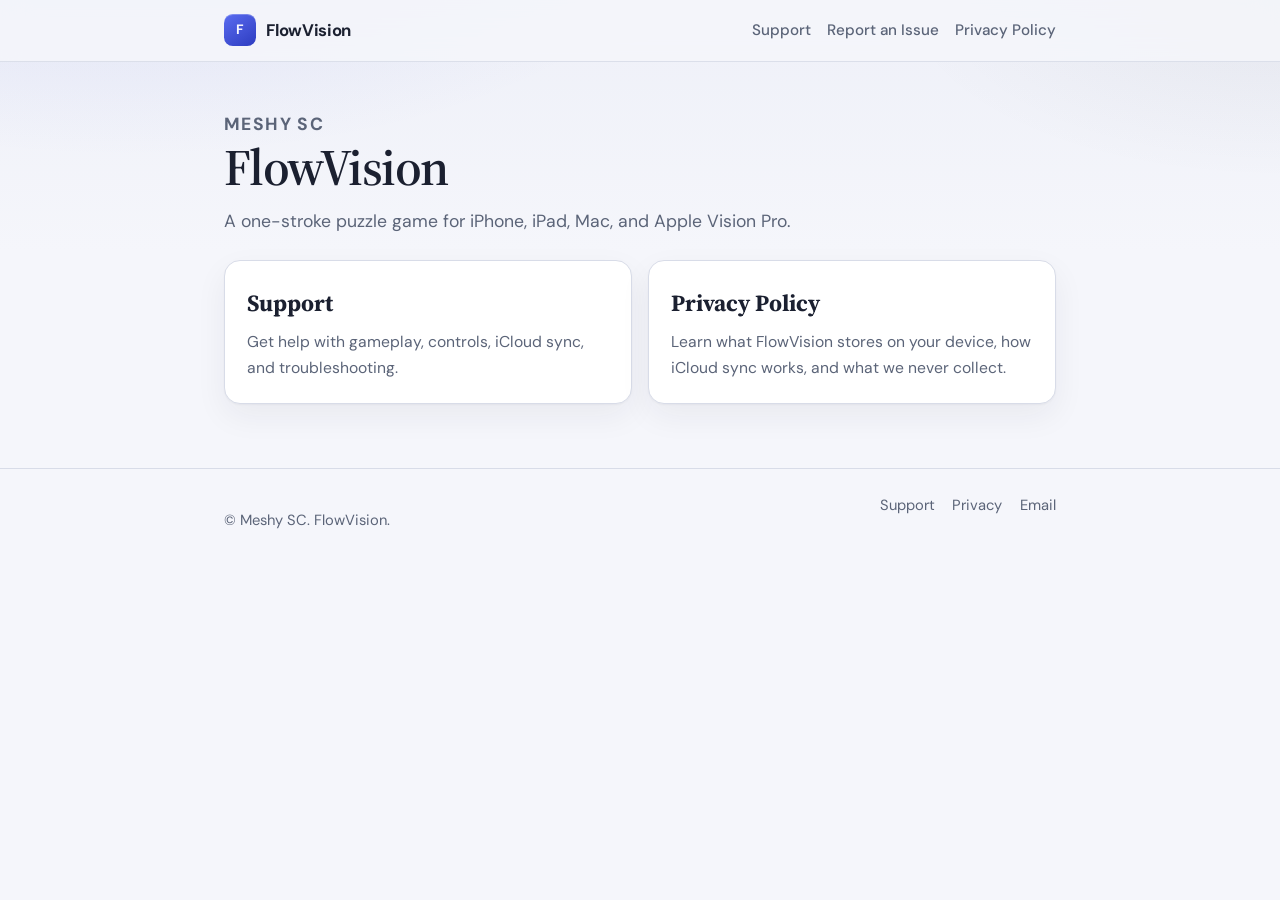
<file: docs/index.html>
<!DOCTYPE html>
<html lang="en">
<head>
  <meta charset="utf-8">
  <meta name="viewport" content="width=device-width, initial-scale=1">
  <title>FlowVision</title>
  <meta name="description" content="Support and privacy information for FlowVision, a one-stroke puzzle game by Meshy SC.">
  <link rel="preconnect" href="https://fonts.googleapis.com">
  <link rel="preconnect" href="https://fonts.gstatic.com" crossorigin>
  <link href="https://fonts.googleapis.com/css2?family=DM+Sans:ital,opsz,wght@0,9..40,400;0,9..40,500;0,9..40,700;1,9..40,400&family=Source+Serif+4:opsz,wght@8..60,600&display=swap" rel="stylesheet">
  <link rel="stylesheet" href="styles.css">
</head>
<body>
  <header class="site-header">
    <div class="header-inner">
      <a class="brand" href="./">
        <span class="brand-mark" aria-hidden="true">F</span>
        <span>FlowVision</span>
      </a>
      <nav class="nav" aria-label="Primary">
        <a href="support/">Support</a>
        <a href="https://github.com/Meshy-SC/FlowVision/issues/new">Report an Issue</a>
        <a href="privacy/">Privacy Policy</a>
      </nav>
    </div>
  </header>

  <main>
    <section class="hero">
      <p class="eyebrow">Meshy SC</p>
      <h1>FlowVision</h1>
      <p>A one-stroke puzzle game for iPhone, iPad, Mac, and Apple Vision Pro.</p>
    </section>

    <div class="card-grid">
      <a class="card" href="support/">
        <h2>Support</h2>
        <p>Get help with gameplay, controls, iCloud sync, and troubleshooting.</p>
      </a>
      <a class="card" href="privacy/">
        <h2>Privacy Policy</h2>
        <p>Learn what FlowVision stores on your device, how iCloud sync works, and what we never collect.</p>
      </a>
    </div>
  </main>

  <footer class="site-footer">
    <div class="footer-inner">
      <p>© Meshy SC. FlowVision.</p>
      <div class="footer-links">
        <a href="support/">Support</a>
        <a href="privacy/">Privacy</a>
        <a href="mailto:davinci.dalhi@gmail.com">Email</a>
      </div>
    </div>
  </footer>
</body>
</html>
</file>
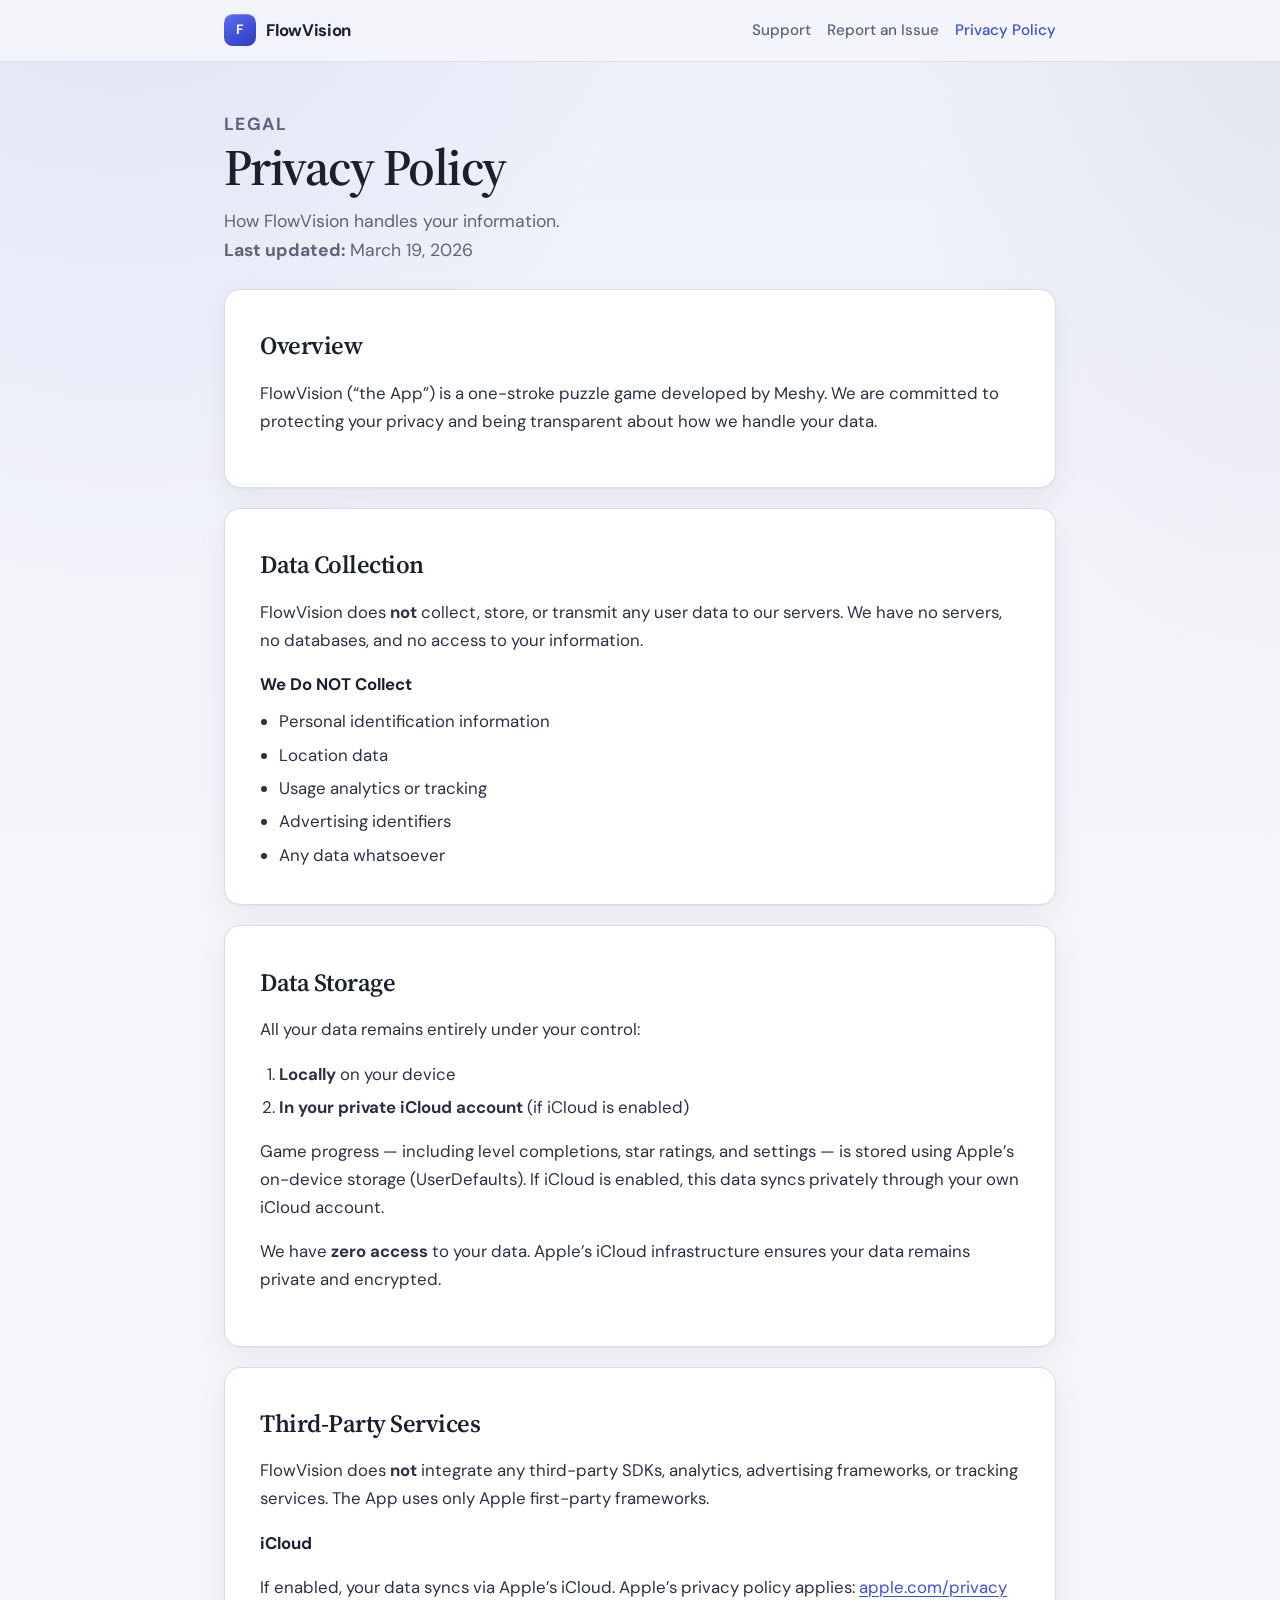
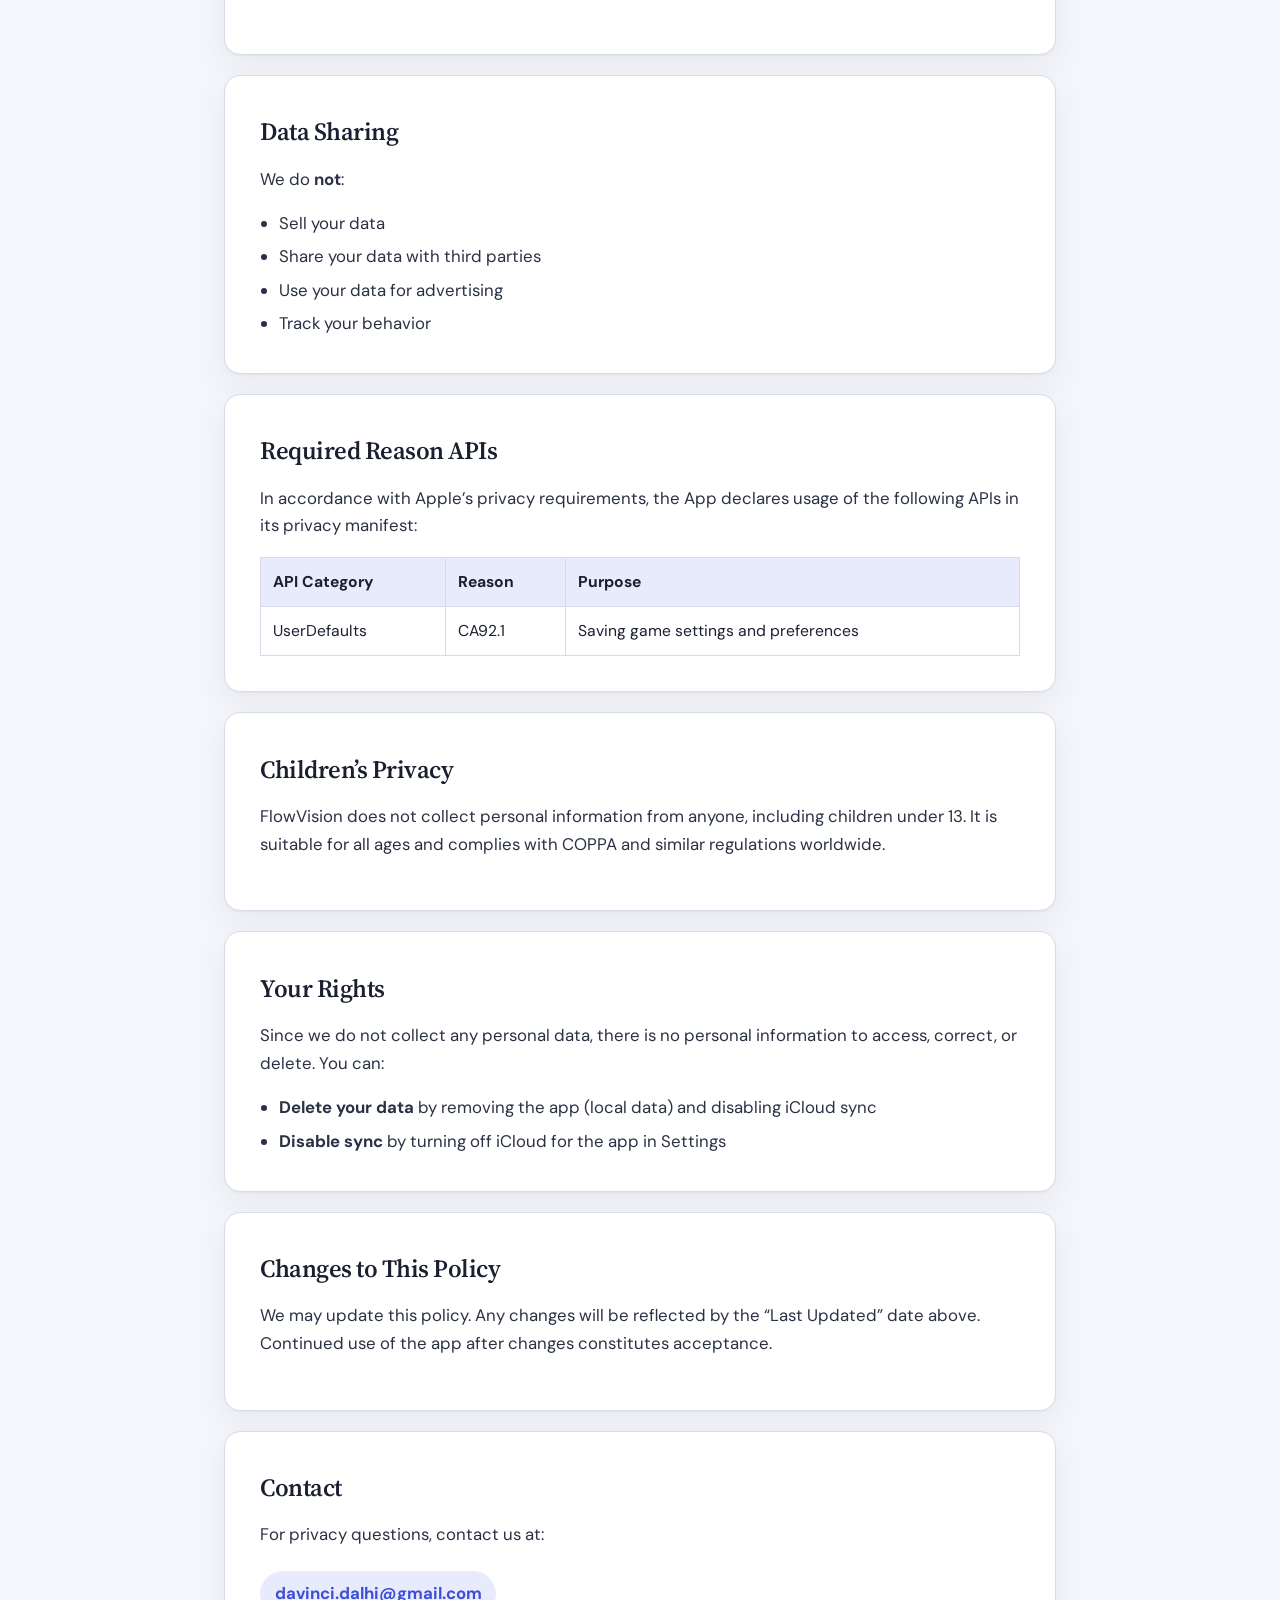
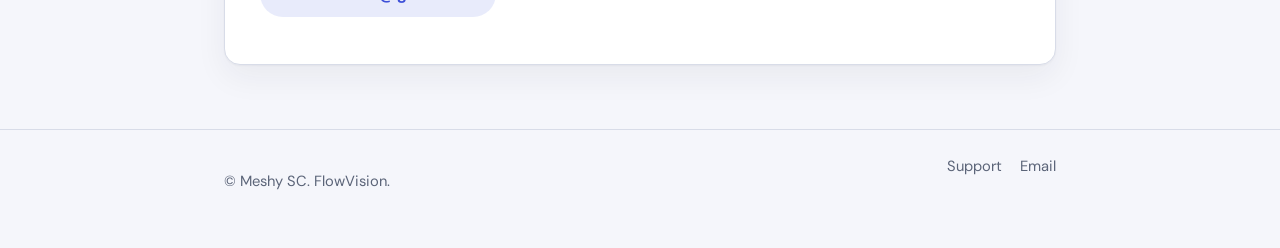
<file: docs/privacy/index.html>
<!DOCTYPE html>
<html lang="en">
<head>
  <meta charset="utf-8">
  <meta name="viewport" content="width=device-width, initial-scale=1">
  <title>Privacy Policy · FlowVision</title>
  <meta name="description" content="Privacy Policy for FlowVision. Learn what data the app stores, how iCloud sync works, and what we never collect.">
  <link rel="preconnect" href="https://fonts.googleapis.com">
  <link rel="preconnect" href="https://fonts.gstatic.com" crossorigin>
  <link href="https://fonts.googleapis.com/css2?family=DM+Sans:ital,opsz,wght@0,9..40,400;0,9..40,500;0,9..40,700;1,9..40,400&family=Source+Serif+4:opsz,wght@8..60,600&display=swap" rel="stylesheet">
  <link rel="stylesheet" href="../styles.css">
</head>
<body>
  <header class="site-header">
    <div class="header-inner">
      <a class="brand" href="../">
        <span class="brand-mark" aria-hidden="true">F</span>
        <span>FlowVision</span>
      </a>
      <nav class="nav" aria-label="Primary">
        <a href="../support/">Support</a>
        <a href="https://github.com/Meshy-SC/FlowVision/issues/new">Report an Issue</a>
        <a href="./" aria-current="page">Privacy Policy</a>
      </nav>
    </div>
  </header>

  <main>
    <section class="hero">
      <p class="eyebrow">Legal</p>
      <h1>Privacy Policy</h1>
      <p>How FlowVision handles your information.</p>
      <p class="meta"><strong>Last updated:</strong> March 19, 2026</p>
    </section>

    <div class="content">
      <section class="panel">
        <h2>Overview</h2>
        <p>FlowVision (“the App”) is a one-stroke puzzle game developed by Meshy. We are committed to protecting your privacy and being transparent about how we handle your data.</p>
      </section>

      <section class="panel">
        <h2>Data Collection</h2>
        <p>FlowVision does <strong>not</strong> collect, store, or transmit any user data to our servers. We have no servers, no databases, and no access to your information.</p>
        <h3>We Do NOT Collect</h3>
        <ul>
          <li>Personal identification information</li>
          <li>Location data</li>
          <li>Usage analytics or tracking</li>
          <li>Advertising identifiers</li>
          <li>Any data whatsoever</li>
        </ul>
      </section>

      <section class="panel">
        <h2>Data Storage</h2>
        <p>All your data remains entirely under your control:</p>
        <ol>
          <li><strong>Locally</strong> on your device</li>
          <li><strong>In your private iCloud account</strong> (if iCloud is enabled)</li>
        </ol>
        <p>Game progress — including level completions, star ratings, and settings — is stored using Apple’s on-device storage (UserDefaults). If iCloud is enabled, this data syncs privately through your own iCloud account.</p>
        <p>We have <strong>zero access</strong> to your data. Apple’s iCloud infrastructure ensures your data remains private and encrypted.</p>
      </section>

      <section class="panel">
        <h2>Third-Party Services</h2>
        <p>FlowVision does <strong>not</strong> integrate any third-party SDKs, analytics, advertising frameworks, or tracking services. The App uses only Apple first-party frameworks.</p>
        <h3>iCloud</h3>
        <p>If enabled, your data syncs via Apple’s iCloud. Apple’s privacy policy applies: <a href="https://www.apple.com/privacy/">apple.com/privacy</a></p>
      </section>

      <section class="panel">
        <h2>Data Sharing</h2>
        <p>We do <strong>not</strong>:</p>
        <ul>
          <li>Sell your data</li>
          <li>Share your data with third parties</li>
          <li>Use your data for advertising</li>
          <li>Track your behavior</li>
        </ul>
      </section>

      <section class="panel">
        <h2>Required Reason APIs</h2>
        <p>In accordance with Apple’s privacy requirements, the App declares usage of the following APIs in its privacy manifest:</p>
        <div class="table-wrap">
          <table>
            <thead>
              <tr>
                <th>API Category</th>
                <th>Reason</th>
                <th>Purpose</th>
              </tr>
            </thead>
            <tbody>
              <tr>
                <td>UserDefaults</td>
                <td>CA92.1</td>
                <td>Saving game settings and preferences</td>
              </tr>
            </tbody>
          </table>
        </div>
      </section>

      <section class="panel">
        <h2>Children’s Privacy</h2>
        <p>FlowVision does not collect personal information from anyone, including children under 13. It is suitable for all ages and complies with COPPA and similar regulations worldwide.</p>
      </section>

      <section class="panel">
        <h2>Your Rights</h2>
        <p>Since we do not collect any personal data, there is no personal information to access, correct, or delete. You can:</p>
        <ul>
          <li><strong>Delete your data</strong> by removing the app (local data) and disabling iCloud sync</li>
          <li><strong>Disable sync</strong> by turning off iCloud for the app in Settings</li>
        </ul>
      </section>

      <section class="panel">
        <h2>Changes to This Policy</h2>
        <p>We may update this policy. Any changes will be reflected by the “Last Updated” date above. Continued use of the app after changes constitutes acceptance.</p>
      </section>

      <section class="panel" id="contact">
        <h2>Contact</h2>
        <p>For privacy questions, contact us at:</p>
        <a class="email" href="mailto:davinci.dalhi@gmail.com">davinci.dalhi@gmail.com</a>
      </section>
    </div>
  </main>

  <footer class="site-footer">
    <div class="footer-inner">
      <p>© Meshy SC. FlowVision.</p>
      <div class="footer-links">
        <a href="../support/">Support</a>
        <a href="mailto:davinci.dalhi@gmail.com">Email</a>
      </div>
    </div>
  </footer>
</body>
</html>
</file>
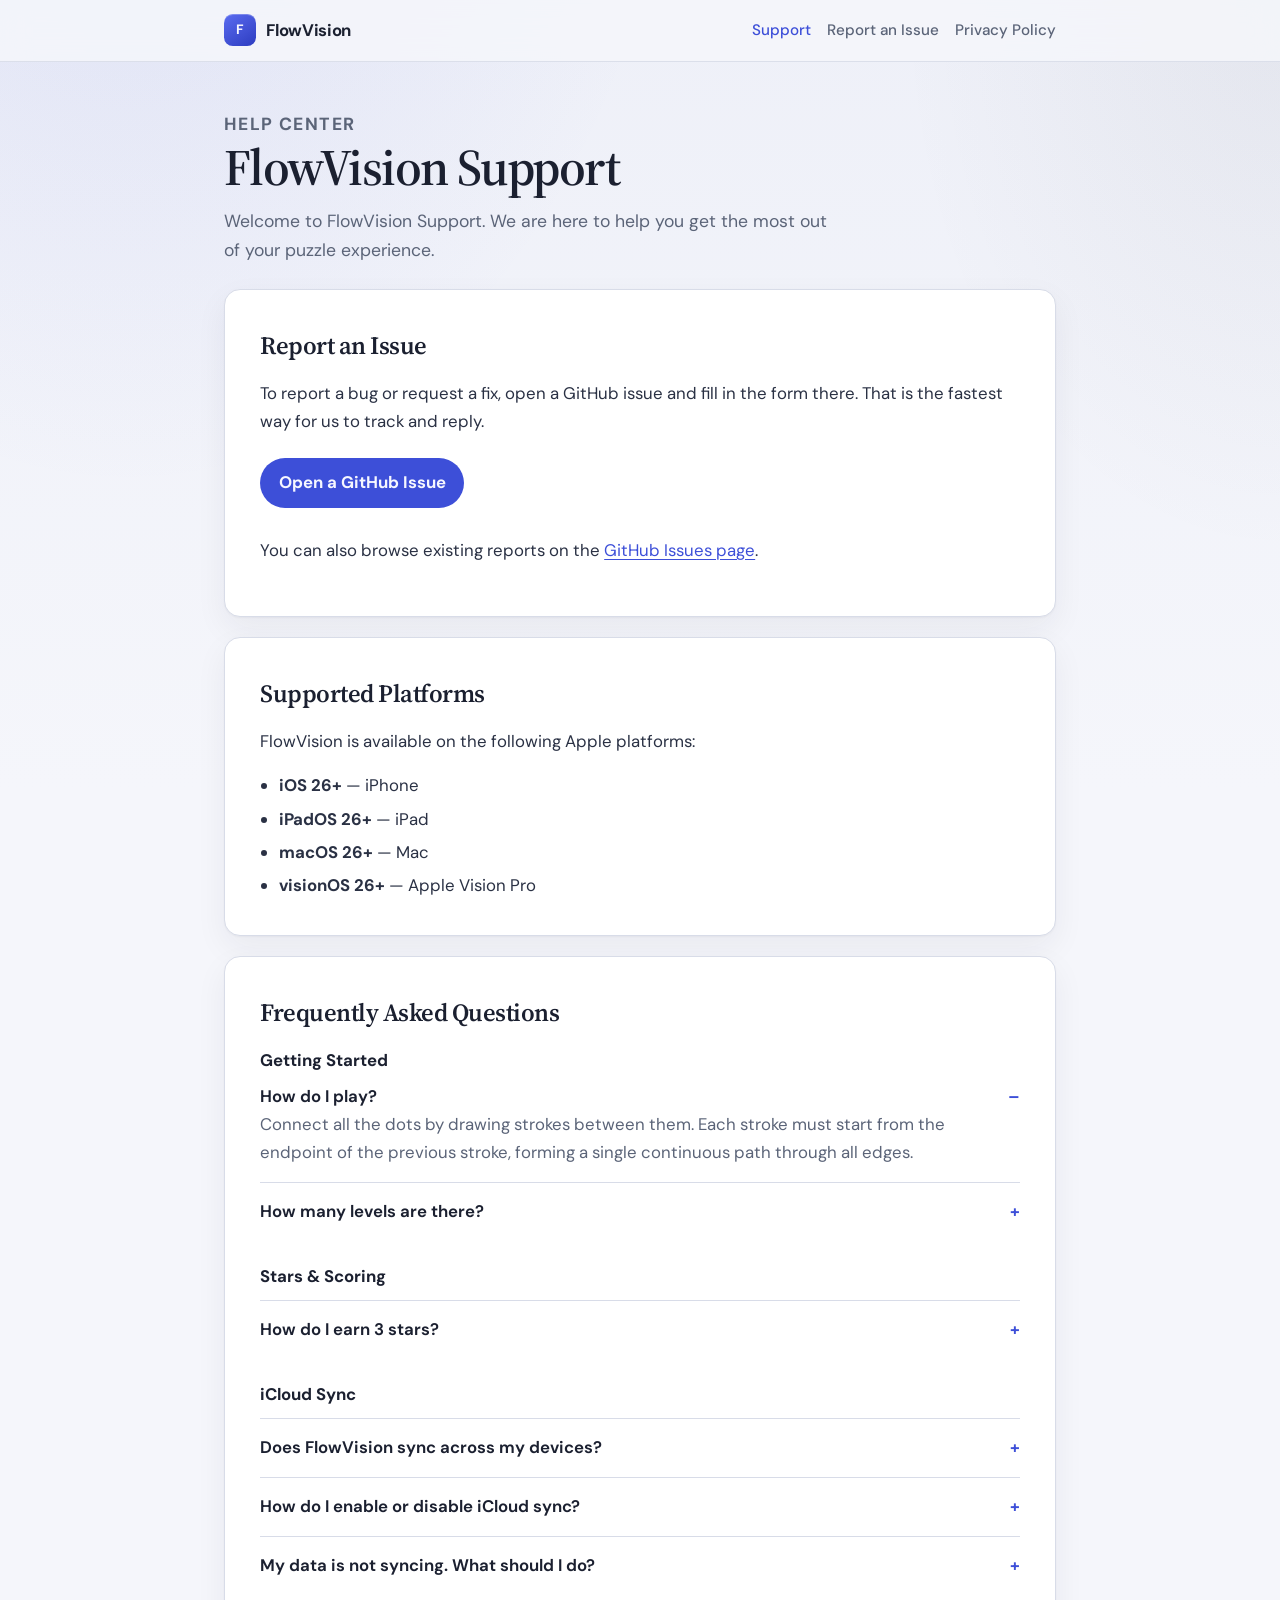
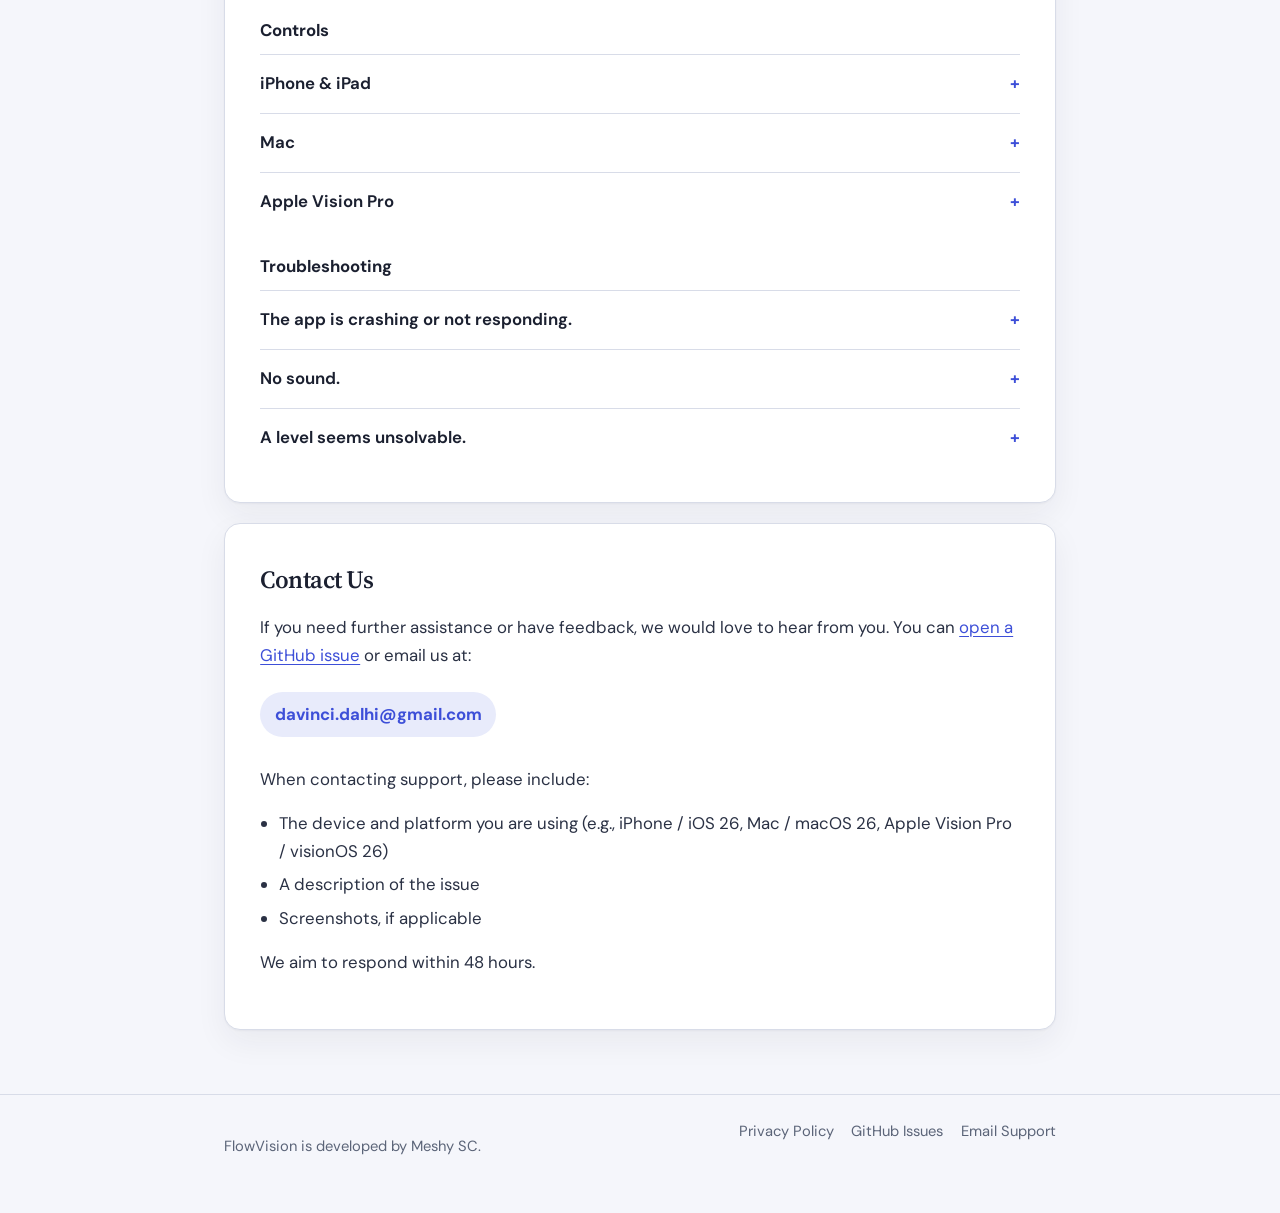
<file: docs/support/index.html>
<!DOCTYPE html>
<html lang="en">
<head>
  <meta charset="utf-8">
  <meta name="viewport" content="width=device-width, initial-scale=1">
  <title>Support · FlowVision</title>
  <meta name="description" content="Get help with FlowVision: contact support, learn the controls, and find answers to common questions.">
  <link rel="preconnect" href="https://fonts.googleapis.com">
  <link rel="preconnect" href="https://fonts.gstatic.com" crossorigin>
  <link href="https://fonts.googleapis.com/css2?family=DM+Sans:ital,opsz,wght@0,9..40,400;0,9..40,500;0,9..40,700;1,9..40,400&family=Source+Serif+4:opsz,wght@8..60,600&display=swap" rel="stylesheet">
  <link rel="stylesheet" href="../styles.css">
</head>
<body>
  <header class="site-header">
    <div class="header-inner">
      <a class="brand" href="../">
        <span class="brand-mark" aria-hidden="true">F</span>
        <span>FlowVision</span>
      </a>
      <nav class="nav" aria-label="Primary">
        <a href="./" aria-current="page">Support</a>
        <a href="https://github.com/Meshy-SC/FlowVision/issues/new">Report an Issue</a>
        <a href="../privacy/">Privacy Policy</a>
      </nav>
    </div>
  </header>

  <main>
    <section class="hero">
      <p class="eyebrow">Help Center</p>
      <h1>FlowVision Support</h1>
      <p>Welcome to FlowVision Support. We are here to help you get the most out of your puzzle experience.</p>
    </section>

    <div class="content">
      <section class="panel" id="issues">
        <h2>Report an Issue</h2>
        <p>To report a bug or request a fix, open a GitHub issue and fill in the form there. That is the fastest way for us to track and reply.</p>
        <a class="button" href="https://github.com/Meshy-SC/FlowVision/issues/new">Open a GitHub Issue</a>
        <p>You can also browse existing reports on the <a href="https://github.com/Meshy-SC/FlowVision/issues">GitHub Issues page</a>.</p>
      </section>

      <section class="panel" id="platforms">
        <h2>Supported Platforms</h2>
        <p>FlowVision is available on the following Apple platforms:</p>
        <ul>
          <li><strong>iOS 26+</strong> — iPhone</li>
          <li><strong>iPadOS 26+</strong> — iPad</li>
          <li><strong>macOS 26+</strong> — Mac</li>
          <li><strong>visionOS 26+</strong> — Apple Vision Pro</li>
        </ul>
      </section>

      <section class="panel faq" id="faq">
        <h2>Frequently Asked Questions</h2>

        <h3>Getting Started</h3>
        <details open>
          <summary>How do I play?</summary>
          <p>Connect all the dots by drawing strokes between them. Each stroke must start from the endpoint of the previous stroke, forming a single continuous path through all edges.</p>
        </details>
        <details>
          <summary>How many levels are there?</summary>
          <p>FlowVision features 1,000 hand-crafted puzzles across 10 difficulty worlds.</p>
        </details>

        <h3>Stars &amp; Scoring</h3>
        <details>
          <summary>How do I earn 3 stars?</summary>
          <p>Complete a level to earn 3 stars. Every completed level awards the full star rating.</p>
        </details>

        <h3>iCloud Sync</h3>
        <details>
          <summary>Does FlowVision sync across my devices?</summary>
          <p>Yes. If iCloud is enabled, your progress and settings sync automatically across all your Apple devices signed in to the same iCloud account.</p>
        </details>
        <details>
          <summary>How do I enable or disable iCloud sync?</summary>
          <p>Go to <strong>Settings &gt; [your name] &gt; iCloud</strong> on your device and toggle FlowVision on or off.</p>
        </details>
        <details>
          <summary>My data is not syncing. What should I do?</summary>
          <ol>
            <li>Ensure you are signed in to iCloud on all devices.</li>
            <li>Check that iCloud sync is enabled for FlowVision in your device settings.</li>
            <li>Make sure you have an active internet connection.</li>
            <li>Try restarting the app.</li>
          </ol>
        </details>

        <h3>Controls</h3>
        <details>
          <summary>iPhone &amp; iPad</summary>
          <ul>
            <li>Tap a dot to start a stroke.</li>
            <li>Drag to the connecting dot to complete the stroke.</li>
            <li>Strokes automatically chain from the last endpoint.</li>
          </ul>
        </details>
        <details>
          <summary>Mac</summary>
          <ul>
            <li>Click a dot to start a stroke.</li>
            <li>Drag to the connecting dot to complete the stroke.</li>
            <li>⌘Z to undo the last stroke.</li>
          </ul>
        </details>
        <details>
          <summary>Apple Vision Pro</summary>
          <ul>
            <li>Look at a dot and tap to start a stroke.</li>
            <li>Use the toolbar for undo, solution playback, and navigation.</li>
          </ul>
        </details>

        <h3>Troubleshooting</h3>
        <details>
          <summary>The app is crashing or not responding.</summary>
          <ol>
            <li>Force-quit the app and reopen it.</li>
            <li>Ensure your device is running the latest OS version.</li>
            <li>Update FlowVision to the latest version from the App Store.</li>
            <li>If the issue persists, contact us (see below).</li>
          </ol>
        </details>
        <details>
          <summary>No sound.</summary>
          <ul>
            <li>Check that your device is not in Silent Mode.</li>
            <li>Verify that Music and Sound Effects are enabled in the in-game Settings.</li>
          </ul>
        </details>
        <details>
          <summary>A level seems unsolvable.</summary>
          <p>Every level has a verified solution. Try using the solution playback feature to see the correct path, or undo your strokes and try a different approach.</p>
        </details>
      </section>

      <section class="panel" id="contact">
        <h2>Contact Us</h2>
        <p>If you need further assistance or have feedback, we would love to hear from you. You can <a href="https://github.com/Meshy-SC/FlowVision/issues/new">open a GitHub issue</a> or email us at:</p>
        <a class="email" href="mailto:davinci.dalhi@gmail.com">davinci.dalhi@gmail.com</a>
        <p>When contacting support, please include:</p>
        <ul>
          <li>The device and platform you are using (e.g., iPhone / iOS 26, Mac / macOS 26, Apple Vision Pro / visionOS 26)</li>
          <li>A description of the issue</li>
          <li>Screenshots, if applicable</li>
        </ul>
        <p>We aim to respond within 48 hours.</p>
      </section>
    </div>
  </main>

  <footer class="site-footer">
    <div class="footer-inner">
      <p>FlowVision is developed by Meshy SC.</p>
      <div class="footer-links">
        <a href="../privacy/">Privacy Policy</a>
        <a href="https://github.com/Meshy-SC/FlowVision/issues/new">GitHub Issues</a>
        <a href="mailto:davinci.dalhi@gmail.com">Email Support</a>
      </div>
    </div>
  </footer>
</body>
</html>
</file>
<file: docs/styles.css>
:root {
  --bg: #f5f6fb;
  --bg-accent: #eef0f8;
  --surface: #ffffff;
  --ink: #1b2030;
  --muted: #5b6478;
  --line: #d8dce8;
  --accent: #3d4fd8;
  --accent-soft: #e8ebfb;
  --shadow: 0 1px 2px rgba(27, 32, 48, 0.04), 0 12px 32px rgba(27, 32, 48, 0.06);
  --radius: 16px;
  --font: "Source Serif 4", "Iowan Old Style", "Palatino Linotype", Palatino, Georgia, serif;
  --sans: "DM Sans", "Avenir Next", "Segoe UI", sans-serif;
}

*,
*::before,
*::after {
  box-sizing: border-box;
}

html {
  scroll-behavior: smooth;
}

body {
  margin: 0;
  min-height: 100vh;
  color: var(--ink);
  font-family: var(--sans);
  font-size: 1.05rem;
  line-height: 1.65;
  background:
    radial-gradient(ellipse 80% 50% at 10% -10%, rgba(61, 79, 216, 0.10), transparent 55%),
    radial-gradient(ellipse 60% 40% at 100% 0%, rgba(27, 32, 48, 0.05), transparent 50%),
    linear-gradient(180deg, var(--bg-accent) 0%, var(--bg) 28%, var(--bg) 100%);
}

a {
  color: var(--accent);
  text-decoration-thickness: 1px;
  text-underline-offset: 0.18em;
}

a:hover {
  color: #2a38b0;
}

.site-header {
  position: sticky;
  top: 0;
  z-index: 10;
  backdrop-filter: blur(14px);
  background: rgba(245, 246, 251, 0.86);
  border-bottom: 1px solid rgba(216, 220, 232, 0.85);
}

.header-inner,
.footer-inner,
.hero,
.content,
.card-grid {
  width: min(100% - 2rem, 52rem);
  margin-inline: auto;
}

.header-inner {
  display: flex;
  align-items: center;
  justify-content: space-between;
  gap: 1rem;
  padding: 0.9rem 0;
}

.brand {
  display: inline-flex;
  align-items: center;
  gap: 0.65rem;
  color: var(--ink);
  text-decoration: none;
  font-weight: 700;
  letter-spacing: -0.02em;
}

.brand-mark {
  display: grid;
  place-items: center;
  width: 2rem;
  height: 2rem;
  border-radius: 0.55rem;
  background: linear-gradient(145deg, #5a6cf0, #2d3cc0);
  color: #f6f7ff;
  font-size: 0.85rem;
  font-weight: 700;
  box-shadow: inset 0 1px 0 rgba(255, 255, 255, 0.25);
}

.nav {
  display: flex;
  flex-wrap: wrap;
  gap: 0.35rem 1rem;
  font-size: 0.95rem;
}

.nav a {
  color: var(--muted);
  text-decoration: none;
  font-weight: 500;
}

.nav a:hover,
.nav a[aria-current="page"] {
  color: var(--accent);
}

.hero {
  padding: 3rem 0 1.5rem;
}

.eyebrow {
  margin: 0 0 0.75rem;
  color: var(--accent);
  font-size: 0.82rem;
  font-weight: 700;
  letter-spacing: 0.08em;
  text-transform: uppercase;
}

.hero h1 {
  margin: 0 0 0.75rem;
  max-width: 18ch;
  font-family: var(--font);
  font-size: clamp(2.2rem, 5vw, 3.2rem);
  font-weight: 600;
  line-height: 1.1;
  letter-spacing: -0.03em;
}

.hero p {
  margin: 0;
  max-width: 38rem;
  color: var(--muted);
  font-size: 1.1rem;
}

.meta {
  margin-top: 1rem;
  color: var(--muted);
  font-size: 0.95rem;
}

.content {
  padding: 0 0 4rem;
}

.panel {
  background: var(--surface);
  border: 1px solid var(--line);
  border-radius: var(--radius);
  box-shadow: var(--shadow);
  padding: clamp(1.4rem, 3vw, 2.2rem);
}

.panel + .panel {
  margin-top: 1.25rem;
}

.panel h2 {
  margin: 0 0 0.85rem;
  font-family: var(--font);
  font-size: 1.55rem;
  font-weight: 600;
  letter-spacing: -0.02em;
}

.panel h3 {
  margin: 1.4rem 0 0.55rem;
  font-size: 1.05rem;
  font-weight: 700;
}

.panel h3:first-of-type {
  margin-top: 0.4rem;
}

.panel p,
.panel li {
  color: #2a3144;
}

.panel p:first-of-type {
  margin-top: 0;
}

.panel ul,
.panel ol {
  margin: 0.6rem 0 0;
  padding-left: 1.2rem;
}

.panel li + li {
  margin-top: 0.35rem;
}

.email {
  display: inline-block;
  margin: 0.35rem 0 0.75rem;
  padding: 0.55rem 0.9rem;
  border-radius: 999px;
  background: var(--accent-soft);
  color: var(--accent);
  font-weight: 700;
  text-decoration: none;
}

.email:hover {
  background: #d9def8;
}

.button {
  display: inline-block;
  margin: 0.35rem 0 0.75rem;
  padding: 0.7rem 1.15rem;
  border-radius: 999px;
  background: var(--accent);
  color: #f6f7ff;
  font-weight: 700;
  text-decoration: none;
}

.button:hover {
  background: #2a38b0;
  color: #f6f7ff;
}

.faq details {
  border-top: 1px solid var(--line);
  padding: 0.95rem 0;
}

.faq details:first-of-type {
  border-top: 0;
  padding-top: 0;
}

.faq summary {
  cursor: pointer;
  list-style: none;
  font-weight: 650;
  color: var(--ink);
}

.faq summary::-webkit-details-marker {
  display: none;
}

.faq summary::after {
  content: "+";
  float: right;
  color: var(--accent);
  font-weight: 700;
}

.faq details[open] summary::after {
  content: "–";
}

.faq details p,
.faq details ul,
.faq details ol {
  margin: 0.65rem 0 0;
  color: var(--muted);
}

.faq details li {
  color: var(--muted);
}

.card-grid {
  display: grid;
  grid-template-columns: repeat(auto-fit, minmax(15rem, 1fr));
  gap: 1rem;
  padding: 0 0 4rem;
}

.card {
  display: block;
  padding: 1.4rem 1.35rem;
  border: 1px solid var(--line);
  border-radius: var(--radius);
  background: var(--surface);
  box-shadow: var(--shadow);
  color: inherit;
  text-decoration: none;
  transition: transform 0.2s ease, border-color 0.2s ease;
}

.card:hover {
  transform: translateY(-2px);
  border-color: #b8c0e8;
  color: inherit;
}

.card h2 {
  margin: 0 0 0.45rem;
  font-family: var(--font);
  font-size: 1.45rem;
}

.card p {
  margin: 0;
  color: var(--muted);
  font-size: 0.98rem;
}

.table-wrap {
  overflow-x: auto;
  margin-top: 0.75rem;
}

table {
  width: 100%;
  border-collapse: collapse;
  font-size: 0.98rem;
}

th,
td {
  padding: 0.7rem 0.75rem;
  border: 1px solid var(--line);
  text-align: left;
  vertical-align: top;
}

th {
  background: var(--accent-soft);
  font-weight: 700;
}

.site-footer {
  border-top: 1px solid var(--line);
  padding: 1.5rem 0 2.5rem;
  color: var(--muted);
  font-size: 0.92rem;
}

.footer-inner {
  display: flex;
  flex-wrap: wrap;
  justify-content: space-between;
  gap: 0.75rem 1.5rem;
}

.footer-links {
  display: flex;
  flex-wrap: wrap;
  gap: 0.85rem 1.1rem;
}

.footer-links a {
  color: var(--muted);
  text-decoration: none;
}

.footer-links a:hover {
  color: var(--accent);
}

@media (max-width: 640px) {
  .header-inner {
    align-items: flex-start;
    flex-direction: column;
  }

  .hero {
    padding-top: 2.2rem;
  }
}
</file>
